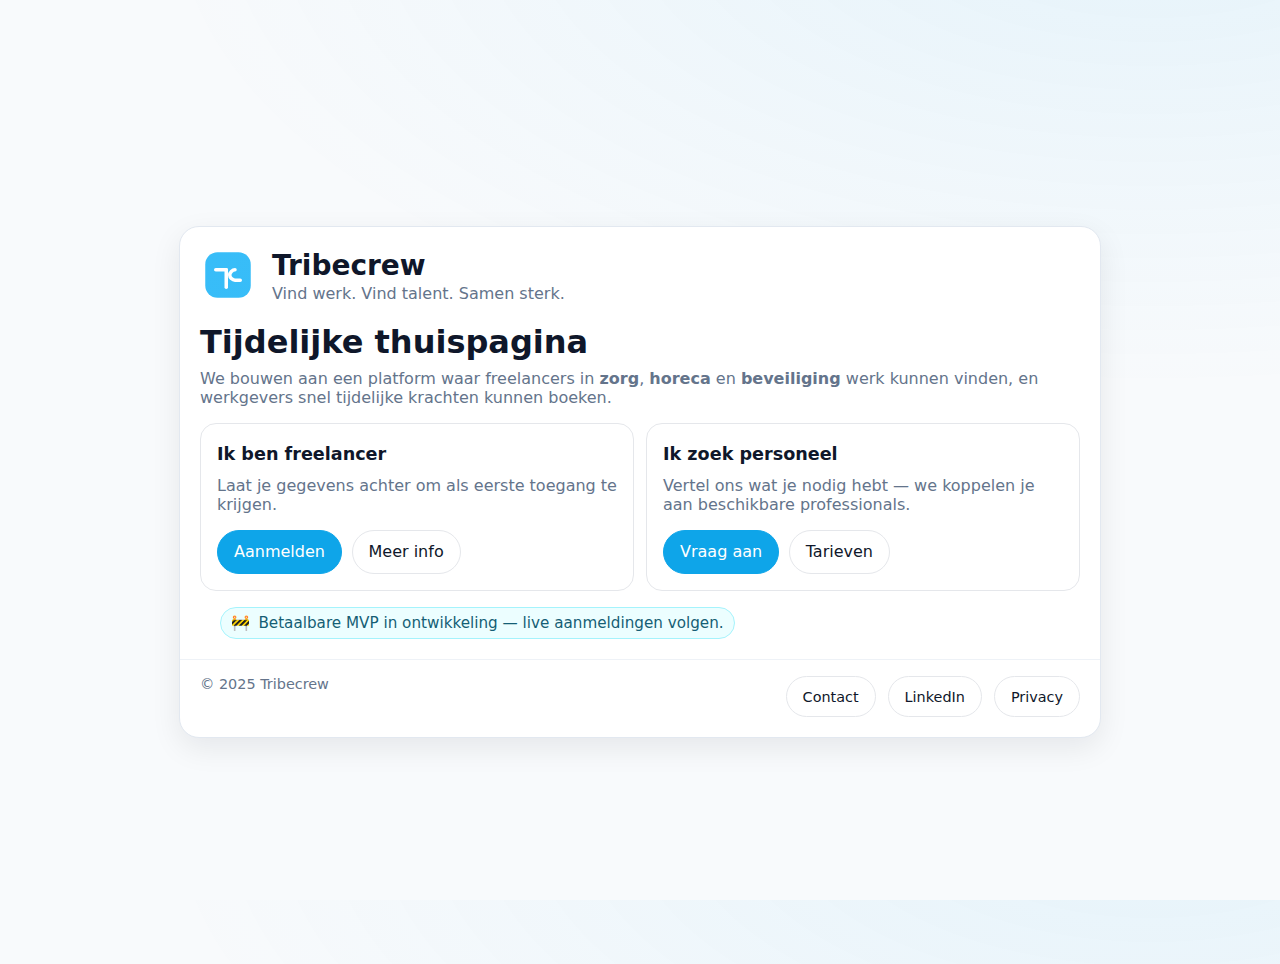
<file: index.html>
<!doctype html>
<html lang="nl">
<head>
  <meta charset="utf-8" />
  <meta name="viewport" content="width=device-width, initial-scale=1" />
  <meta name="robots" content="noindex, nofollow" />
  <title>Tribecrew — Vind werk. Vind talent.</title>
  <meta name="description" content="Tribecrew verbindt freelancers in zorg, horeca en beveiliging met werkgevers die tijdelijke krachten zoeken." />
  <meta property="og:title" content="Tribecrew — Vind werk. Vind talent." />
  <meta property="og:description" content="Platform voor freelancers (zorg, horeca, beveiliging) en werkgevers die flexibele inhuur zoeken. Tijdelijke thuispagina." />
  <meta property="og:type" content="website" />
  <meta name="theme-color" content="#0ea5e9" />
  <link rel="icon" href="/favicon.ico" />
  <style>
    :root{
      --accent:#0ea5e9;  /* sky-500 */
      --accent-2:#0284c7;/* sky-600 */
      --ink:#0f172a;     /* slate-900 */
      --muted:#64748b;   /* slate-500 */
      --bg:#f8fafc;      /* slate-50 */
      --card:#ffffff;
      --ring:rgba(14,165,233,.25);
    }
    html,body{height:100%}
    body{
      margin:0; font-family: ui-sans-serif,system-ui,-apple-system,Segoe UI,Roboto,Helvetica,Arial; color:var(--ink);
      background: radial-gradient(1000px 480px at 90% -10%, rgba(14,165,233,.08), transparent), var(--bg);
      display:grid; place-items:center; padding:2rem;
    }
    .shell{ width:min(920px,100%); background:var(--card); border-radius:20px; box-shadow:0 10px 30px rgba(2,6,23,.08); border:1px solid #e2e8f0; overflow:hidden }
    header{ display:grid; grid-template-columns:auto 1fr; gap:1rem; align-items:center; padding:1.25rem 1.25rem 0 }
    .logo{ display:grid; place-items:center; }
    .logo svg{ display:block }
    .brand h1{ font-size: clamp(1.25rem, 2.4vw, 1.75rem); margin:.1rem 0 }
    .brand p{ margin:0; color:var(--muted) }

    .hero{ padding:1rem 1.25rem 1.25rem }
    .hero h2{ font-size:clamp(1.5rem,3vw,2rem); margin:.25rem 0 .5rem }
    .hero p{ color:var(--muted); margin:0 }

    .cta{ display:grid; grid-template-columns:1fr; gap:.75rem; margin-top:1rem }
    @media (min-width:640px){ .cta{ grid-template-columns:1fr 1fr } }
    .card{
      border:1px solid #e5e7eb; border-radius:16px; padding:1rem; background:#fff; display:grid; gap:.5rem
    }
    .card h3{ margin:.25rem 0; font-size:1.1rem }
    .card p{ margin:0; color:var(--muted) }

    .actions{ display:flex; flex-wrap:wrap; gap:.6rem; margin-top:.5rem }
    .btn{ display:inline-flex; align-items:center; justify-content:center; padding:.7rem 1rem; border-radius:999px; border:1px solid #e5e7eb; background:#fff; color:var(--ink); text-decoration:none; transition:box-shadow .15s ease, transform .05s ease, border-color .15s ease }
    .btn:hover{ border-color:#cbd5e1; transform:translateY(-1px) }
    .btn:focus{ outline:none; box-shadow:0 0 0 6px var(--ring) }
    .btn.primary{ background:var(--accent); border-color:var(--accent); color:#fff }
    .btn.primary:hover{ filter:brightness(.98) }

    .status{ margin:1rem 1.25rem 0; display:inline-flex; gap:.5rem; align-items:center; padding:.4rem .65rem; border-radius:999px; background:#ecfeff; color:#155e75; border:1px solid #a5f3fc; font-size:.95rem }

    footer{ display:flex; justify-content:space-between; gap:.5rem; flex-wrap:wrap; color:var(--muted); font-size:.9rem; padding:1rem 1.25rem 1.25rem; border-top:1px solid #eef2f7 }
    .links{ display:flex; gap:.75rem; flex-wrap:wrap }

    @media (prefers-reduced-motion:no-preference){
      .shell{ animation:pop .45s ease-out }
      @keyframes pop{ from{ opacity:0; transform:translateY(8px) scale(.99) } to{ opacity:1; transform:translateY(0) scale(1) } }
    }
  </style>
</head>
<body>
  <main class="shell" role="main">
    <header>
      <div class="logo" aria-hidden="true">
        <!-- Simple Tribecrew mark (TC) -->
        <svg width="56" height="56" viewBox="0 0 64 64" fill="none" xmlns="http://www.w3.org/2000/svg">
          <defs>
            <linearGradient id="grad" x1="0" y1="0" x2="64" y2="64">
              <stop offset="0%" stop-color="#38bdf8"/>
              <stop offset="100%" stop-color="#0ea5e9"/>
            </linearGradient>
          </defs>
          <rect x="6" y="6" width="52" height="52" rx="14" fill="url(#grad)"/>
          <path d="M18 26h12" stroke="#fff" stroke-width="4" stroke-linecap="round"/>
          <path d="M30 26v20" stroke="#fff" stroke-width="4" stroke-linecap="round"/>
          <path d="M40 26c-3 0-6 3-6 6s3 6 6 6h6" stroke="#fff" stroke-width="4" stroke-linecap="round" fill="none"/>
        </svg>
      </div>
      <div class="brand">
        <h1>Tribecrew</h1>
        <p>Vind werk. Vind talent. Samen sterk.</p>
      </div>
    </header>

    <section class="hero" aria-labelledby="title">
      <h2 id="title">Tijdelijke thuispagina</h2>
      <p>We bouwen aan een platform waar freelancers in <strong>zorg</strong>, <strong>horeca</strong> en <strong>beveiliging</strong> werk kunnen vinden, en werkgevers snel tijdelijke krachten kunnen boeken.</p>

      <div class="cta">
        <article class="card" aria-labelledby="freelancers">
          <h3 id="freelancers">Ik ben freelancer</h3>
          <p>Laat je gegevens achter om als eerste toegang te krijgen.</p>
          <div class="actions" role="group" aria-label="Freelancer acties">
            <a class="btn primary" href="mailto:join@tribecrew.example?subject=Aanmelden%20freelancer&body=Naam%3A%20%0ASector%20(zorg%2Fhoreca%2Fbeveiliging)%3A%20%0ARegio%3A%20%0ABeschikbaarheid%3A%20" aria-label="Aanmelden als freelancer via e-mail">Aanmelden</a>
            <a class="btn" href="#" aria-label="Meer informatie voor freelancers">Meer info</a>
          </div>
        </article>
        <article class="card" aria-labelledby="employers">
          <h3 id="employers">Ik zoek personeel</h3>
          <p>Vertel ons wat je nodig hebt — we koppelen je aan beschikbare professionals.</p>
          <div class="actions" role="group" aria-label="Werkgever acties">
            <a class="btn primary" href="mailto:hire@tribecrew.example?subject=Personeel%20gezocht&body=Bedrijf%3A%20%0ASector%3A%20%0ALocatie%3A%20%0ADatums%2Ftijden%3A%20%0ATaak%3A%20" aria-label="Vraag personeel aan via e-mail">Vraag aan</a>
            <a class="btn" href="#" aria-label="Meer informatie voor werkgevers">Tarieven</a>
          </div>
        </article>
      </div>

      <div class="status" aria-live="polite">
        <span aria-hidden="true">🚧</span>
        <span>Betaalbare MVP in ontwikkeling — live aanmeldingen volgen.</span>
      </div>
    </section>

    <footer>
      <span>© 2025 Tribecrew</span>
      <div class="links">
        <a class="btn" href="mailto:hello@tribecrew.example" aria-label="Neem contact op">Contact</a>
        <a class="btn" href="#" aria-label="LinkedIn" rel="noopener">LinkedIn</a>
        <a class="btn" href="#" aria-label="Privacybeleid">Privacy</a>
      </div>
    </footer>
  </main>
</body>
</html>
</file>
